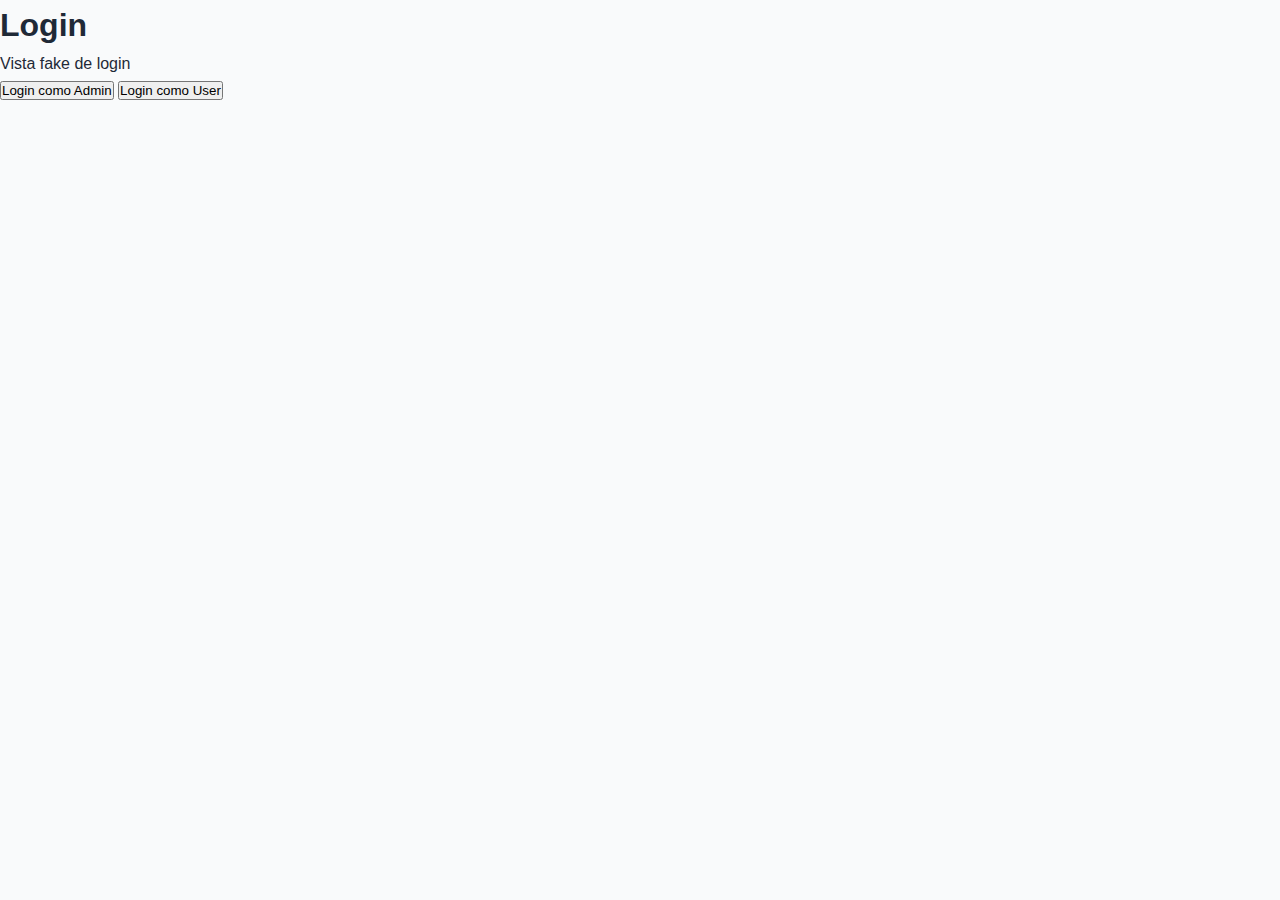
<file: index.html>
<!DOCTYPE html>
<html lang="es">
<head>
    <meta charset="UTF-8">
    <meta name="viewport" content="width=device-width, initial-scale=1.0">
    <title>Observatorio Urbano y Ambiental - Vista Principal</title>
    <link rel="stylesheet" href="./styles.css">
    <script type="module" src="./js/app.js" defer></script>
</head>
<body>
    <div id="app"></div>
</body>
</html>
</file>
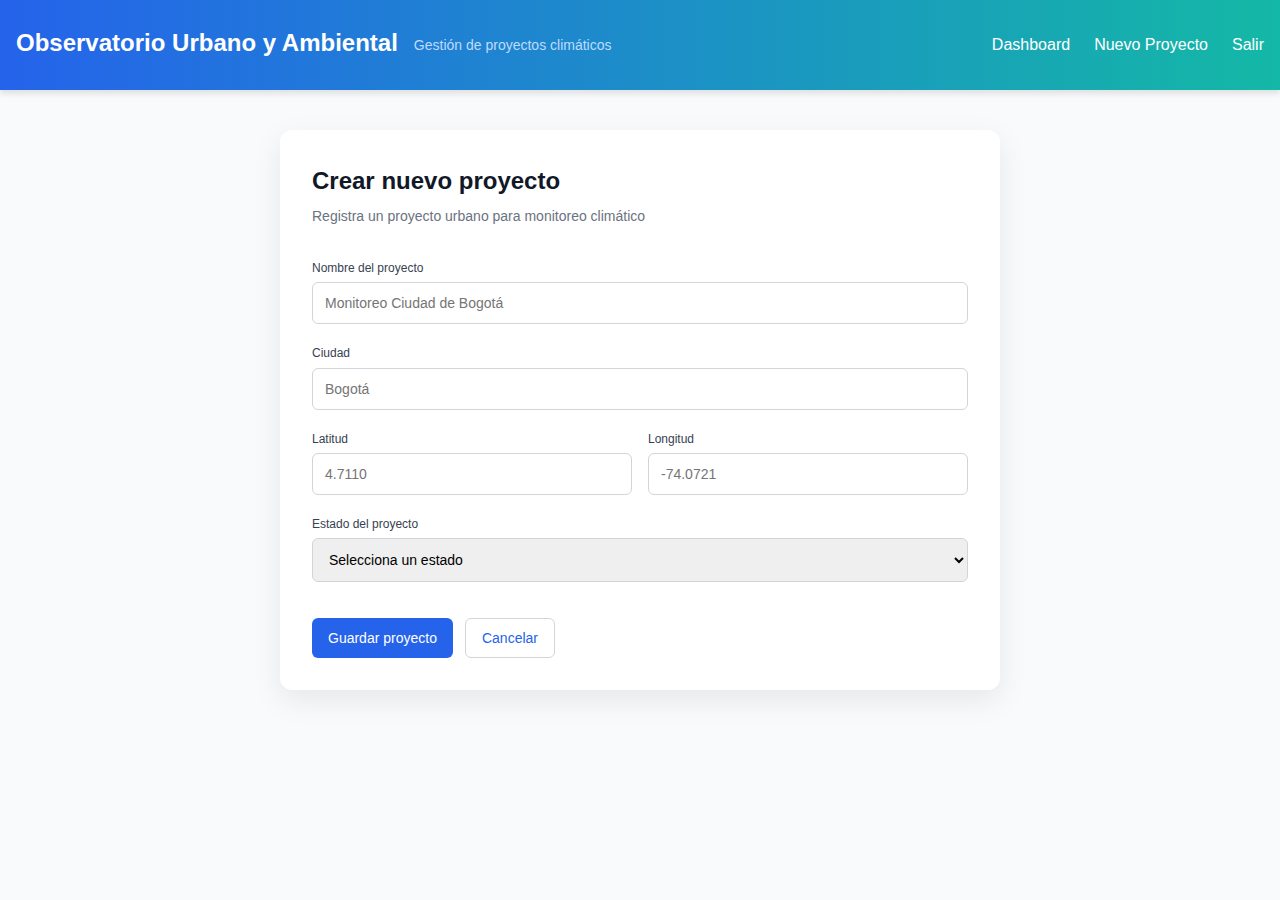
<file: create-project.html>
<!DOCTYPE html>
<html lang="es">
<head>
  <meta charset="UTF-8" />
  <meta name="viewport" content="width=device-width, initial-scale=1.0"/>
  <title>Crear Proyecto – Observatorio Urbano</title>
  <link rel="stylesheet" href="styles.css" />
</head>
<body>

  <!-- Header -->
  <header class="header">
    <div class="header-content">
      <div class="header-brand">
        <h1 class="header-title">Observatorio Urbano y Ambiental</h1>
        <p class="header-subtitle">Gestión de proyectos climáticos</p>
      </div>
      <nav class="header-nav">
        <a href="index.html">Dashboard</a>
        <a href="create-project.html">Nuevo Proyecto</a>
        <a href="login.html">Salir</a>
      </nav>
    </div>
  </header>

  <!-- Main -->
  <main class="container">
    <section class="create-project-container">

      <header class="create-header">
        <h2>Crear nuevo proyecto</h2>
        <p>Registra un proyecto urbano para monitoreo climático</p>
      </header>

      <form class="create-form" id="createProjectForm">

        <div class="form-group">
          <label for="name">Nombre del proyecto</label>
          <input type="text" id="name" placeholder="Monitoreo Ciudad de Bogotá" required />
        </div>

        <div class="form-group">
          <label for="city">Ciudad</label>
          <input type="text" id="city" placeholder="Bogotá" required />
        </div>

        <div class="form-row">
          <div class="form-group">
            <label for="lat">Latitud</label>
            <input type="number" id="lat" step="any" placeholder="4.7110" required />
          </div>

          <div class="form-group">
            <label for="lon">Longitud</label>
            <input type="number" id="lon" step="any" placeholder="-74.0721" required />
          </div>
        </div>

        <div class="form-group">
          <label for="status">Estado del proyecto</label>
          <select id="status" required>
            <option value="">Selecciona un estado</option>
            <option value="activo">Activo</option>
            <option value="pendiente">Pendiente</option>
            <option value="finalizado">Finalizado</option>
          </select>
        </div>

        <div class="form-actions">
          <button type="submit" class="btn btn-primary">
            Guardar proyecto
          </button>
          <a href="index.html" class="btn btn-outline">
            Cancelar
          </a>
        </div>

        <p class="form-message success hidden">
          ✅ Proyecto creado exitosamente
        </p>

        <p class="form-message error hidden">
          ❌ Error al crear el proyecto
        </p>

      </form>

    </section>
  </main>

</body>
</html>
</file>
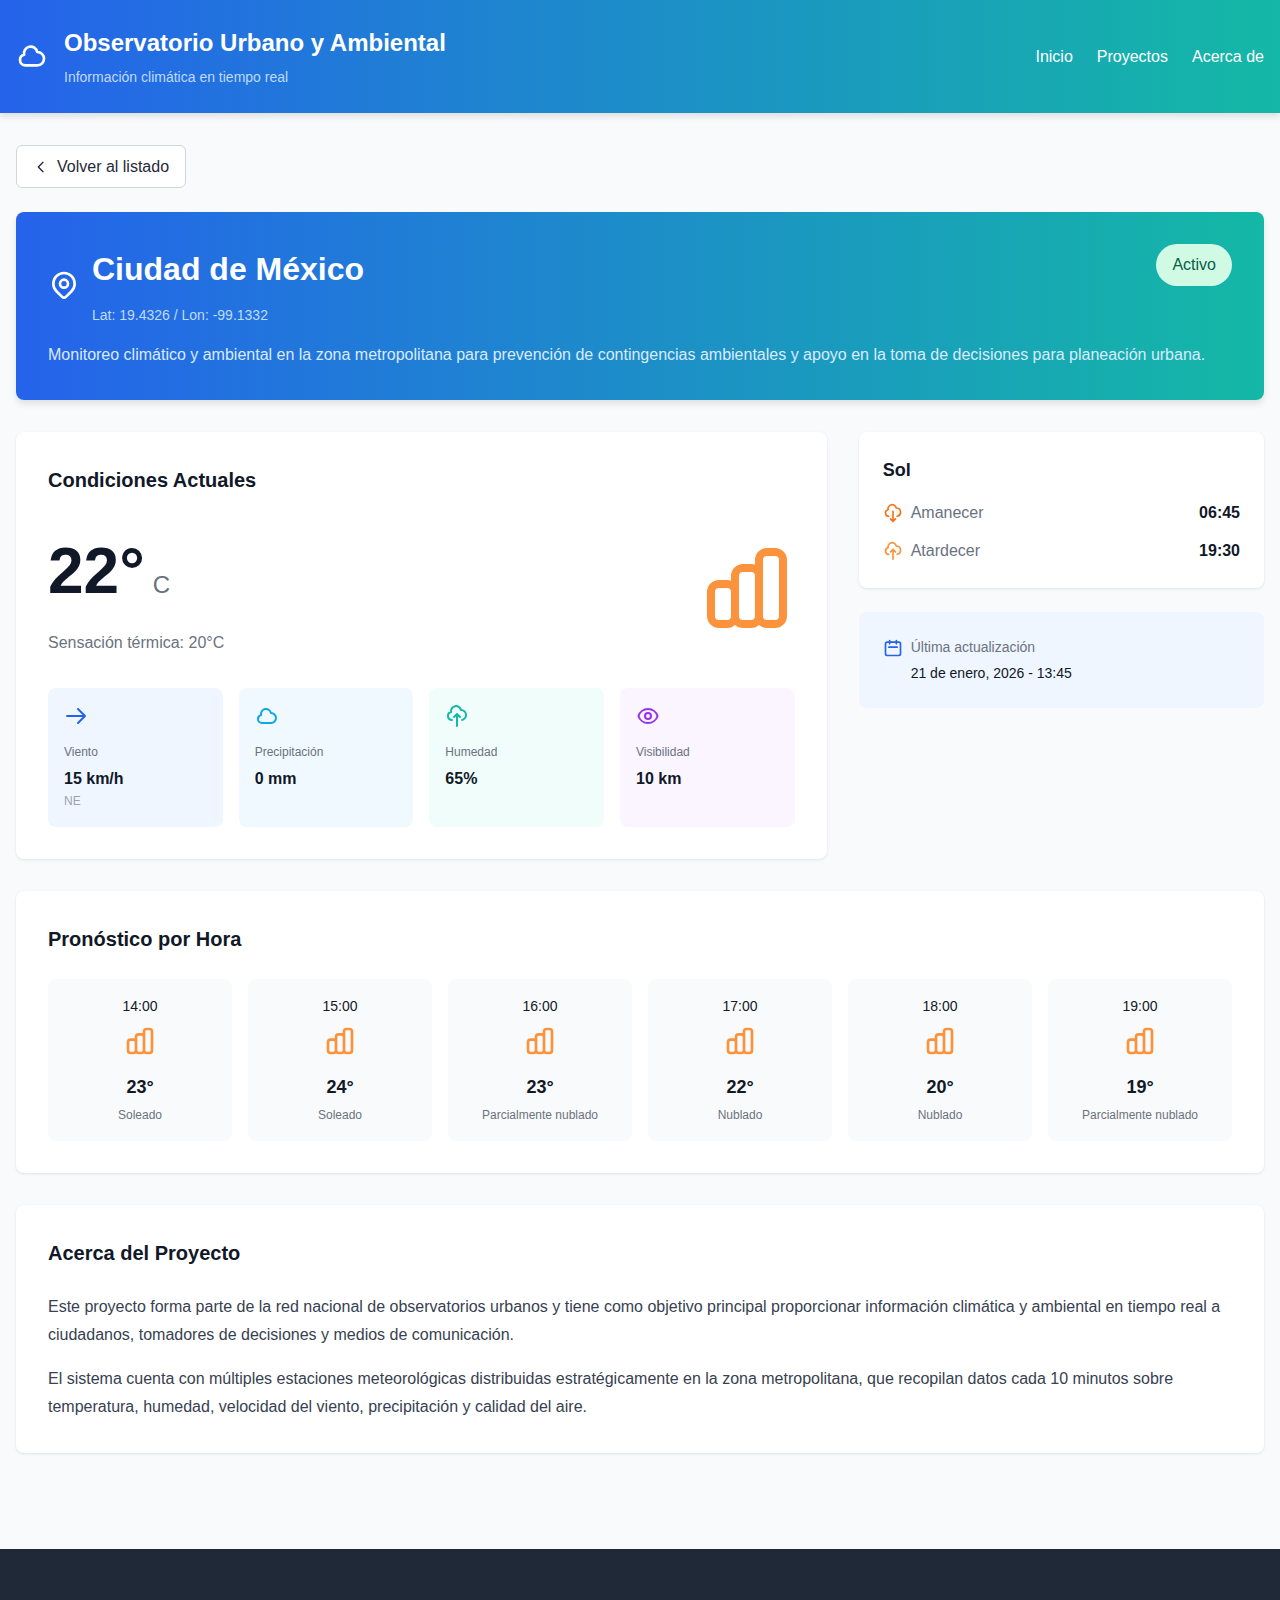
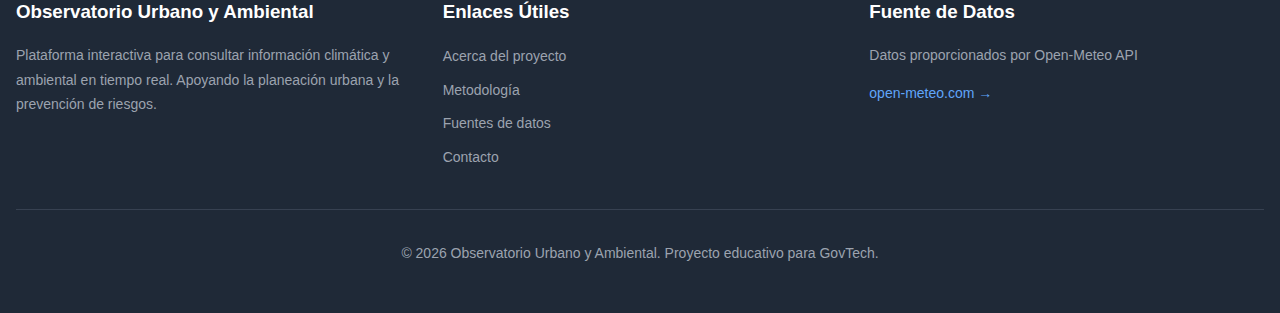
<file: detail.html>
<!DOCTYPE html>
<html lang="es">
<head>
    <meta charset="UTF-8">
    <meta name="viewport" content="width=device-width, initial-scale=1.0">
    <title>Ciudad de México - Detalle del Proyecto</title>
    <link rel="stylesheet" href="styles.css">
</head>
<body>
    <!-- Header -->
    <header class="header">
        <div class="header-content">
            <div class="header-brand">
                <svg class="header-icon" fill="none" stroke="currentColor" viewBox="0 0 24 24">
                    <path stroke-linecap="round" stroke-linejoin="round" stroke-width="2" d="M3 15a4 4 0 004 4h9a5 5 0 10-.1-9.999 5.002 5.002 0 10-9.78 2.096A4.001 4.001 0 003 15z"></path>
                </svg>
                <div>
                    <h1 class="header-title">Observatorio Urbano y Ambiental</h1>
                    <p class="header-subtitle">Información climática en tiempo real</p>
                </div>
            </div>
            <nav class="header-nav">
                <a href="index.html">Inicio</a>
                <a href="#">Proyectos</a>
                <a href="#">Acerca de</a>
            </nav>
        </div>
    </header>

    <!-- Main Content -->
    <main>
        <div class="detail-container">
            <div class="container">
                <!-- Back Button -->
                <a href="index.html" class="back-button">
                    <svg class="back-icon" fill="none" stroke="currentColor" viewBox="0 0 24 24">
                        <path stroke-linecap="round" stroke-linejoin="round" stroke-width="2" d="M15 19l-7-7 7-7"></path>
                    </svg>
                    Volver al listado
                </a>

                <!-- Detail Header -->
                <div class="detail-header">
                    <div class="detail-header-top">
                        <div class="detail-title-wrapper">
                            <svg class="detail-icon" fill="none" stroke="currentColor" viewBox="0 0 24 24">
                                <path stroke-linecap="round" stroke-linejoin="round" stroke-width="2" d="M17.657 16.657L13.414 20.9a1.998 1.998 0 01-2.827 0l-4.244-4.243a8 8 0 1111.314 0z"></path>
                                <path stroke-linecap="round" stroke-linejoin="round" stroke-width="2" d="M15 11a3 3 0 11-6 0 3 3 0 016 0z"></path>
                            </svg>
                            <div>
                                <h1 class="detail-title">Ciudad de México</h1>
                                <p class="detail-coords">Lat: 19.4326 / Lon: -99.1332</p>
                            </div>
                        </div>
                        <span class="badge active" style="font-size: 1rem; padding: 0.5rem 1rem;">Activo</span>
                    </div>
                    <p class="detail-description">Monitoreo climático y ambiental en la zona metropolitana para prevención de contingencias ambientales y apoyo en la toma de decisiones para planeación urbana.</p>
                </div>

                <!-- Main Content Grid -->
                <div class="detail-content">
                    <!-- Current Weather (Main Panel) -->
                    <div>
                        <div class="current-weather">
                            <h2 class="section-title">Condiciones Actuales</h2>
                            
                            <div class="temp-display">
                                <div>
                                    <div class="temp-main">
                                        <span class="temp-number">22°</span>
                                        <span class="temp-unit">C</span>
                                    </div>
                                    <p class="temp-feels">Sensación térmica: 20°C</p>
                                </div>
                                <svg class="temp-icon" fill="none" stroke="currentColor" viewBox="0 0 24 24">
                                    <path stroke-linecap="round" stroke-linejoin="round" stroke-width="2" d="M9 19v-6a2 2 0 00-2-2H5a2 2 0 00-2 2v6a2 2 0 002 2h2a2 2 0 002-2zm0 0V9a2 2 0 012-2h2a2 2 0 012 2v10m-6 0a2 2 0 002 2h2a2 2 0 002-2m0 0V5a2 2 0 012-2h2a2 2 0 012 2v14a2 2 0 01-2 2h-2a2 2 0 01-2-2z"></path>
                                </svg>
                            </div>

                            <!-- Metrics Grid -->
                            <div class="metrics-grid">
                                <div class="metric-card blue">
                                    <svg class="metric-icon blue" fill="none" stroke="currentColor" viewBox="0 0 24 24">
                                        <path stroke-linecap="round" stroke-linejoin="round" stroke-width="2" d="M14 5l7 7m0 0l-7 7m7-7H3"></path>
                                    </svg>
                                    <p class="metric-label">Viento</p>
                                    <p class="metric-value">15 km/h</p>
                                    <p class="metric-extra">NE</p>
                                </div>

                                <div class="metric-card sky">
                                    <svg class="metric-icon sky" fill="none" stroke="currentColor" viewBox="0 0 24 24">
                                        <path stroke-linecap="round" stroke-linejoin="round" stroke-width="2" d="M3 15a4 4 0 004 4h9a5 5 0 10-.1-9.999 5.002 5.002 0 10-9.78 2.096A4.001 4.001 0 003 15z"></path>
                                    </svg>
                                    <p class="metric-label">Precipitación</p>
                                    <p class="metric-value">0 mm</p>
                                </div>

                                <div class="metric-card teal">
                                    <svg class="metric-icon teal" fill="none" stroke="currentColor" viewBox="0 0 24 24">
                                        <path stroke-linecap="round" stroke-linejoin="round" stroke-width="2" d="M7 16a4 4 0 01-.88-7.903A5 5 0 1115.9 6L16 6a5 5 0 011 9.9M15 13l-3-3m0 0l-3 3m3-3v12"></path>
                                    </svg>
                                    <p class="metric-label">Humedad</p>
                                    <p class="metric-value">65%</p>
                                </div>

                                <div class="metric-card purple">
                                    <svg class="metric-icon purple" fill="none" stroke="currentColor" viewBox="0 0 24 24">
                                        <path stroke-linecap="round" stroke-linejoin="round" stroke-width="2" d="M15 12a3 3 0 11-6 0 3 3 0 016 0z"></path>
                                        <path stroke-linecap="round" stroke-linejoin="round" stroke-width="2" d="M2.458 12C3.732 7.943 7.523 5 12 5c4.478 0 8.268 2.943 9.542 7-1.274 4.057-5.064 7-9.542 7-4.477 0-8.268-2.943-9.542-7z"></path>
                                    </svg>
                                    <p class="metric-label">Visibilidad</p>
                                    <p class="metric-value">10 km</p>
                                </div>
                            </div>
                        </div>
                    </div>

                    <!-- Sidebar -->
                    <div>
                        <!-- Sun Info -->
                        <div class="sidebar-section">
                            <h3 class="section-title" style="font-size: 1.125rem; margin-bottom: 1rem;">Sol</h3>
                            <div class="sun-info">
                                <div class="sun-item">
                                    <div class="sun-label">
                                        <svg class="sun-icon sunrise" fill="none" stroke="currentColor" viewBox="0 0 24 24">
                                            <path stroke-linecap="round" stroke-linejoin="round" stroke-width="2" d="M7 16a4 4 0 01-.88-7.903A5 5 0 1115.9 6L16 6a5 5 0 011 9.9M9 19l3 3m0 0l3-3m-3 3V10"></path>
                                        </svg>
                                        <span>Amanecer</span>
                                    </div>
                                    <span class="sun-time">06:45</span>
                                </div>
                                <div class="sun-item">
                                    <div class="sun-label">
                                        <svg class="sun-icon sunset" fill="none" stroke="currentColor" viewBox="0 0 24 24">
                                            <path stroke-linecap="round" stroke-linejoin="round" stroke-width="2" d="M7 16a4 4 0 01-.88-7.903A5 5 0 1115.9 6L16 6a5 5 0 011 9.9M15 13l-3-3m0 0l-3 3m3-3v12"></path>
                                        </svg>
                                        <span>Atardecer</span>
                                    </div>
                                    <span class="sun-time">19:30</span>
                                </div>
                            </div>
                        </div>

                        <!-- Last Update -->
                        <div class="update-info">
                            <div class="update-content">
                                <svg class="update-icon" fill="none" stroke="currentColor" viewBox="0 0 24 24">
                                    <path stroke-linecap="round" stroke-linejoin="round" stroke-width="2" d="M8 7V3m8 4V3m-9 8h10M5 21h14a2 2 0 002-2V7a2 2 0 00-2-2H5a2 2 0 00-2 2v12a2 2 0 002 2z"></path>
                                </svg>
                                <div>
                                    <p class="update-label">Última actualización</p>
                                    <p class="update-date">21 de enero, 2026 - 13:45</p>
                                </div>
                            </div>
                        </div>
                    </div>
                </div>

                <!-- Forecast Section -->
                <div class="forecast-section">
                    <h2 class="section-title">Pronóstico por Hora</h2>
                    <div class="forecast-grid">
                        <div class="forecast-item">
                            <p class="forecast-time">14:00</p>
                            <svg class="forecast-icon" fill="none" stroke="currentColor" viewBox="0 0 24 24">
                                <path stroke-linecap="round" stroke-linejoin="round" stroke-width="2" d="M9 19v-6a2 2 0 00-2-2H5a2 2 0 00-2 2v6a2 2 0 002 2h2a2 2 0 002-2zm0 0V9a2 2 0 012-2h2a2 2 0 012 2v10m-6 0a2 2 0 002 2h2a2 2 0 002-2m0 0V5a2 2 0 012-2h2a2 2 0 012 2v14a2 2 0 01-2 2h-2a2 2 0 01-2-2z"></path>
                            </svg>
                            <p class="forecast-temp">23°</p>
                            <p class="forecast-condition">Soleado</p>
                        </div>
                        <div class="forecast-item">
                            <p class="forecast-time">15:00</p>
                            <svg class="forecast-icon" fill="none" stroke="currentColor" viewBox="0 0 24 24">
                                <path stroke-linecap="round" stroke-linejoin="round" stroke-width="2" d="M9 19v-6a2 2 0 00-2-2H5a2 2 0 00-2 2v6a2 2 0 002 2h2a2 2 0 002-2zm0 0V9a2 2 0 012-2h2a2 2 0 012 2v10m-6 0a2 2 0 002 2h2a2 2 0 002-2m0 0V5a2 2 0 012-2h2a2 2 0 012 2v14a2 2 0 01-2 2h-2a2 2 0 01-2-2z"></path>
                            </svg>
                            <p class="forecast-temp">24°</p>
                            <p class="forecast-condition">Soleado</p>
                        </div>
                        <div class="forecast-item">
                            <p class="forecast-time">16:00</p>
                            <svg class="forecast-icon" fill="none" stroke="currentColor" viewBox="0 0 24 24">
                                <path stroke-linecap="round" stroke-linejoin="round" stroke-width="2" d="M9 19v-6a2 2 0 00-2-2H5a2 2 0 00-2 2v6a2 2 0 002 2h2a2 2 0 002-2zm0 0V9a2 2 0 012-2h2a2 2 0 012 2v10m-6 0a2 2 0 002 2h2a2 2 0 002-2m0 0V5a2 2 0 012-2h2a2 2 0 012 2v14a2 2 0 01-2 2h-2a2 2 0 01-2-2z"></path>
                            </svg>
                            <p class="forecast-temp">23°</p>
                            <p class="forecast-condition">Parcialmente nublado</p>
                        </div>
                        <div class="forecast-item">
                            <p class="forecast-time">17:00</p>
                            <svg class="forecast-icon" fill="none" stroke="currentColor" viewBox="0 0 24 24">
                                <path stroke-linecap="round" stroke-linejoin="round" stroke-width="2" d="M9 19v-6a2 2 0 00-2-2H5a2 2 0 00-2 2v6a2 2 0 002 2h2a2 2 0 002-2zm0 0V9a2 2 0 012-2h2a2 2 0 012 2v10m-6 0a2 2 0 002 2h2a2 2 0 002-2m0 0V5a2 2 0 012-2h2a2 2 0 012 2v14a2 2 0 01-2 2h-2a2 2 0 01-2-2z"></path>
                            </svg>
                            <p class="forecast-temp">22°</p>
                            <p class="forecast-condition">Nublado</p>
                        </div>
                        <div class="forecast-item">
                            <p class="forecast-time">18:00</p>
                            <svg class="forecast-icon" fill="none" stroke="currentColor" viewBox="0 0 24 24">
                                <path stroke-linecap="round" stroke-linejoin="round" stroke-width="2" d="M9 19v-6a2 2 0 00-2-2H5a2 2 0 00-2 2v6a2 2 0 002 2h2a2 2 0 002-2zm0 0V9a2 2 0 012-2h2a2 2 0 012 2v10m-6 0a2 2 0 002 2h2a2 2 0 002-2m0 0V5a2 2 0 012-2h2a2 2 0 012 2v14a2 2 0 01-2 2h-2a2 2 0 01-2-2z"></path>
                            </svg>
                            <p class="forecast-temp">20°</p>
                            <p class="forecast-condition">Nublado</p>
                        </div>
                        <div class="forecast-item">
                            <p class="forecast-time">19:00</p>
                            <svg class="forecast-icon" fill="none" stroke="currentColor" viewBox="0 0 24 24">
                                <path stroke-linecap="round" stroke-linejoin="round" stroke-width="2" d="M9 19v-6a2 2 0 00-2-2H5a2 2 0 00-2 2v6a2 2 0 002 2h2a2 2 0 002-2zm0 0V9a2 2 0 012-2h2a2 2 0 012 2v10m-6 0a2 2 0 002 2h2a2 2 0 002-2m0 0V5a2 2 0 012-2h2a2 2 0 012 2v14a2 2 0 01-2 2h-2a2 2 0 01-2-2z"></path>
                            </svg>
                            <p class="forecast-temp">19°</p>
                            <p class="forecast-condition">Parcialmente nublado</p>
                        </div>
                    </div>
                </div>

                <!-- About Section -->
                <div class="about-section">
                    <h2 class="section-title">Acerca del Proyecto</h2>
                    <p class="about-text">
                        Este proyecto forma parte de la red nacional de observatorios urbanos y tiene como objetivo principal proporcionar información climática y ambiental en tiempo real a ciudadanos, tomadores de decisiones y medios de comunicación.
                    </p>
                    <p class="about-text">
                        El sistema cuenta con múltiples estaciones meteorológicas distribuidas estratégicamente en la zona metropolitana, que recopilan datos cada 10 minutos sobre temperatura, humedad, velocidad del viento, precipitación y calidad del aire.
                    </p>
                </div>
            </div>
        </div>
    </main>

    <!-- Footer -->
    <footer class="footer">
        <div class="footer-content">
            <div class="footer-grid">
                <div>
                    <h3 class="footer-section-title">Observatorio Urbano y Ambiental</h3>
                    <p class="footer-text">
                        Plataforma interactiva para consultar información climática y ambiental en tiempo real.
                        Apoyando la planeación urbana y la prevención de riesgos.
                    </p>
                </div>
                <div>
                    <h3 class="footer-section-title">Enlaces Útiles</h3>
                    <ul class="footer-links">
                        <li><a href="#">Acerca del proyecto</a></li>
                        <li><a href="#">Metodología</a></li>
                        <li><a href="#">Fuentes de datos</a></li>
                        <li><a href="#">Contacto</a></li>
                    </ul>
                </div>
                <div>
                    <h3 class="footer-section-title">Fuente de Datos</h3>
                    <p class="footer-text" style="margin-bottom: 0.75rem;">
                        Datos proporcionados por Open-Meteo API
                    </p>
                    <a href="https://open-meteo.com/" target="_blank" rel="noopener noreferrer" class="footer-link-external">
                        open-meteo.com →
                    </a>
                </div>
            </div>
            <div class="footer-copyright">
                <p>© 2026 Observatorio Urbano y Ambiental. Proyecto educativo para GovTech.</p>
            </div>
        </div>
    </footer>
</body>
</html>
</file>
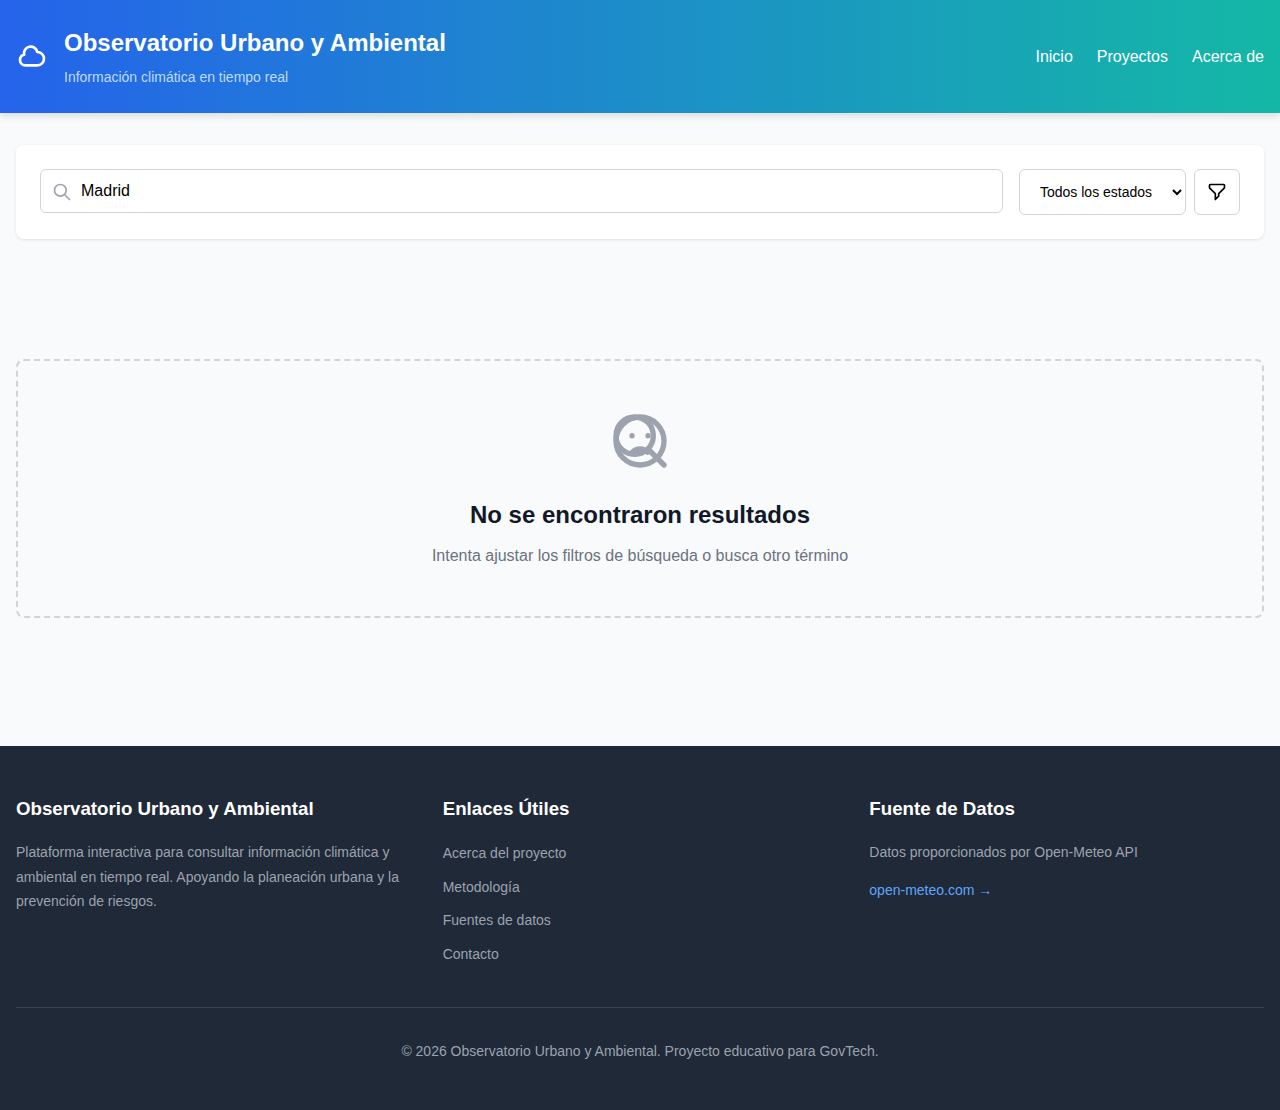
<file: empty.html>
<!DOCTYPE html>
<html lang="es">
<head>
    <meta charset="UTF-8">
    <meta name="viewport" content="width=device-width, initial-scale=1.0">
    <title>Sin Resultados - Observatorio Urbano y Ambiental</title>
    <link rel="stylesheet" href="styles.css">
</head>
<body>
    <!-- Header -->
    <header class="header">
        <div class="header-content">
            <div class="header-brand">
                <svg class="header-icon" fill="none" stroke="currentColor" viewBox="0 0 24 24">
                    <path stroke-linecap="round" stroke-linejoin="round" stroke-width="2" d="M3 15a4 4 0 004 4h9a5 5 0 10-.1-9.999 5.002 5.002 0 10-9.78 2.096A4.001 4.001 0 003 15z"></path>
                </svg>
                <div>
                    <h1 class="header-title">Observatorio Urbano y Ambiental</h1>
                    <p class="header-subtitle">Información climática en tiempo real</p>
                </div>
            </div>
            <nav class="header-nav">
                <a href="index.html">Inicio</a>
                <a href="#">Proyectos</a>
                <a href="#">Acerca de</a>
            </nav>
        </div>
    </header>

    <!-- Main Content -->
    <main>
        <!-- Search Section -->
        <section class="search-section">
            <div class="container">
                <div class="search-container">
                    <form class="search-form">
                        <div class="search-input-wrapper">
                            <svg class="search-icon" fill="none" stroke="currentColor" viewBox="0 0 24 24">
                                <path stroke-linecap="round" stroke-linejoin="round" stroke-width="2" d="M21 21l-6-6m2-5a7 7 0 11-14 0 7 7 0 0114 0z"></path>
                            </svg>
                            <input type="text" class="search-input" placeholder="Buscar ciudad o proyecto..." value="Madrid">
                        </div>
                        <div class="search-filters">
                            <select class="select-input">
                                <option value="">Todos los estados</option>
                                <option value="activo">Activo</option>
                                <option value="finalizado">Finalizado</option>
                                <option value="pendiente">Pendiente</option>
                            </select>
                            <button type="button" class="filter-button">
                                <svg fill="none" stroke="currentColor" viewBox="0 0 24 24" width="20" height="20">
                                    <path stroke-linecap="round" stroke-linejoin="round" stroke-width="2" d="M3 4a1 1 0 011-1h16a1 1 0 011 1v2.586a1 1 0 01-.293.707l-6.414 6.414a1 1 0 00-.293.707V17l-4 4v-6.586a1 1 0 00-.293-.707L3.293 7.293A1 1 0 013 6.586V4z"></path>
                                </svg>
                            </button>
                        </div>
                    </form>
                </div>
            </div>
        </section>

        <!-- Empty State -->
        <div class="container">
            <div class="empty-container">
                <div class="empty-card">
                    <svg class="empty-icon" fill="none" stroke="currentColor" viewBox="0 0 24 24">
                        <path stroke-linecap="round" stroke-linejoin="round" stroke-width="2" d="M9.172 16.172a4 4 0 015.656 0M9 10h.01M15 10h.01M21 12a9 9 0 11-18 0 9 9 0 0118 0z"></path>
                        <path stroke-linecap="round" stroke-linejoin="round" stroke-width="2" d="M21 21l-6-6m2-5a7 7 0 11-14 0 7 7 0 0114 0z"></path>
                    </svg>
                    <h2 class="empty-title">No se encontraron resultados</h2>
                    <p class="empty-message">Intenta ajustar los filtros de búsqueda o busca otro término</p>
                </div>
            </div>
        </div>
    </main>

    <!-- Footer -->
    <footer class="footer">
        <div class="footer-content">
            <div class="footer-grid">
                <div>
                    <h3 class="footer-section-title">Observatorio Urbano y Ambiental</h3>
                    <p class="footer-text">
                        Plataforma interactiva para consultar información climática y ambiental en tiempo real.
                        Apoyando la planeación urbana y la prevención de riesgos.
                    </p>
                </div>
                <div>
                    <h3 class="footer-section-title">Enlaces Útiles</h3>
                    <ul class="footer-links">
                        <li><a href="#">Acerca del proyecto</a></li>
                        <li><a href="#">Metodología</a></li>
                        <li><a href="#">Fuentes de datos</a></li>
                        <li><a href="#">Contacto</a></li>
                    </ul>
                </div>
                <div>
                    <h3 class="footer-section-title">Fuente de Datos</h3>
                    <p class="footer-text" style="margin-bottom: 0.75rem;">
                        Datos proporcionados por Open-Meteo API
                    </p>
                    <a href="https://open-meteo.com/" target="_blank" rel="noopener noreferrer" class="footer-link-external">
                        open-meteo.com →
                    </a>
                </div>
            </div>
            <div class="footer-copyright">
                <p>© 2026 Observatorio Urbano y Ambiental. Proyecto educativo para GovTech.</p>
            </div>
        </div>
    </footer>
</body>
</html>
</file>
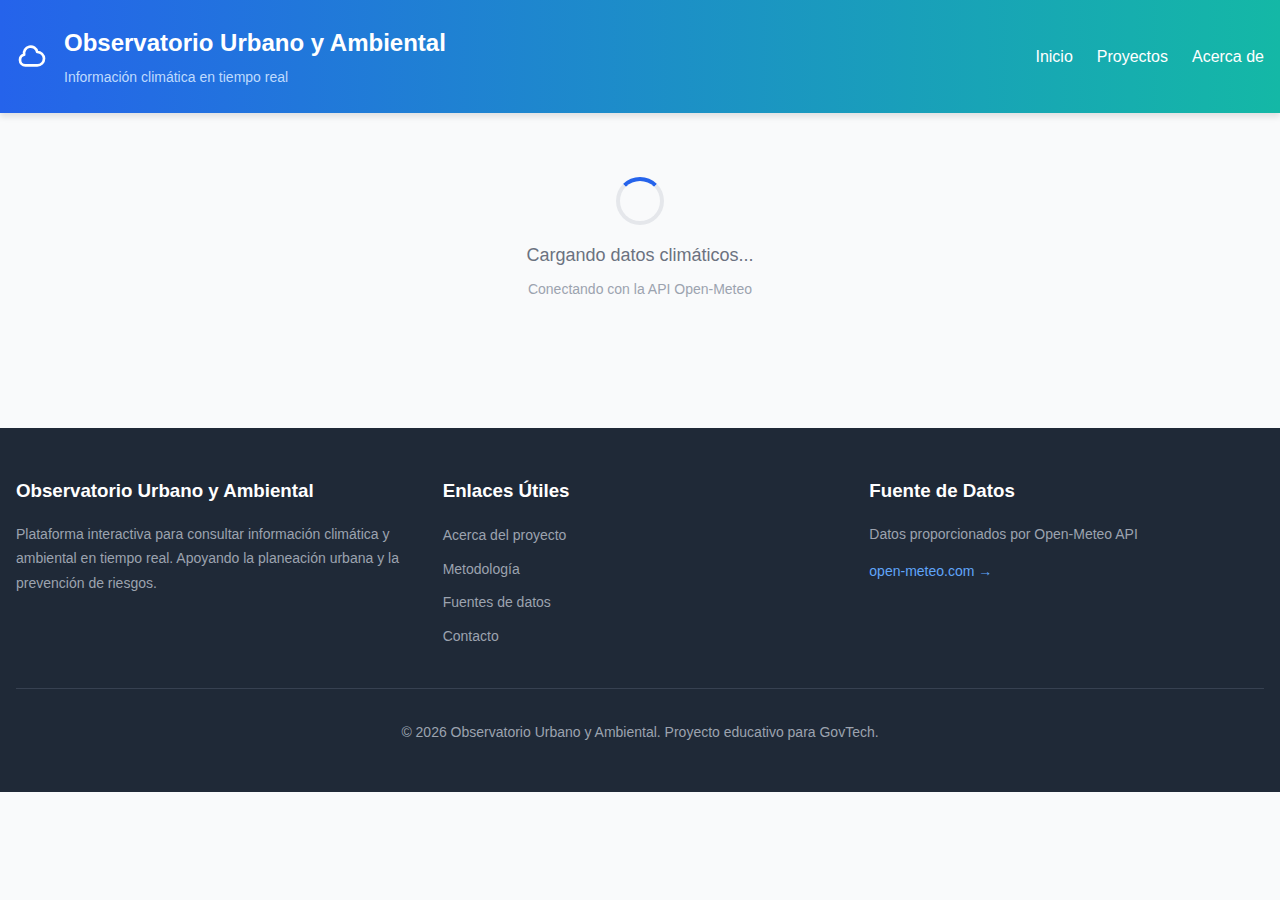
<file: loading.html>
<!DOCTYPE html>
<html lang="es">
<head>
    <meta charset="UTF-8">
    <meta name="viewport" content="width=device-width, initial-scale=1.0">
    <title>Cargando - Observatorio Urbano y Ambiental</title>
    <link rel="stylesheet" href="styles.css">
</head>
<body>
    <!-- Header -->
    <header class="header">
        <div class="header-content">
            <div class="header-brand">
                <svg class="header-icon" fill="none" stroke="currentColor" viewBox="0 0 24 24">
                    <path stroke-linecap="round" stroke-linejoin="round" stroke-width="2" d="M3 15a4 4 0 004 4h9a5 5 0 10-.1-9.999 5.002 5.002 0 10-9.78 2.096A4.001 4.001 0 003 15z"></path>
                </svg>
                <div>
                    <h1 class="header-title">Observatorio Urbano y Ambiental</h1>
                    <p class="header-subtitle">Información climática en tiempo real</p>
                </div>
            </div>
            <nav class="header-nav">
                <a href="index.html">Inicio</a>
                <a href="#">Proyectos</a>
                <a href="#">Acerca de</a>
            </nav>
        </div>
    </header>

    <!-- Main Content -->
    <main>
        <div class="container">
            <div class="loading-container">
                <div class="loading-spinner"></div>
                <p class="loading-title">Cargando datos climáticos...</p>
                <p class="loading-subtitle">Conectando con la API Open-Meteo</p>
            </div>
        </div>
    </main>

    <!-- Footer -->
    <footer class="footer">
        <div class="footer-content">
            <div class="footer-grid">
                <div>
                    <h3 class="footer-section-title">Observatorio Urbano y Ambiental</h3>
                    <p class="footer-text">
                        Plataforma interactiva para consultar información climática y ambiental en tiempo real.
                        Apoyando la planeación urbana y la prevención de riesgos.
                    </p>
                </div>
                <div>
                    <h3 class="footer-section-title">Enlaces Útiles</h3>
                    <ul class="footer-links">
                        <li><a href="#">Acerca del proyecto</a></li>
                        <li><a href="#">Metodología</a></li>
                        <li><a href="#">Fuentes de datos</a></li>
                        <li><a href="#">Contacto</a></li>
                    </ul>
                </div>
                <div>
                    <h3 class="footer-section-title">Fuente de Datos</h3>
                    <p class="footer-text" style="margin-bottom: 0.75rem;">
                        Datos proporcionados por Open-Meteo API
                    </p>
                    <a href="https://open-meteo.com/" target="_blank" rel="noopener noreferrer" class="footer-link-external">
                        open-meteo.com →
                    </a>
                </div>
            </div>
            <div class="footer-copyright">
                <p>© 2026 Observatorio Urbano y Ambiental. Proyecto educativo para GovTech.</p>
            </div>
        </div>
    </footer>
</body>
</html>
</file>
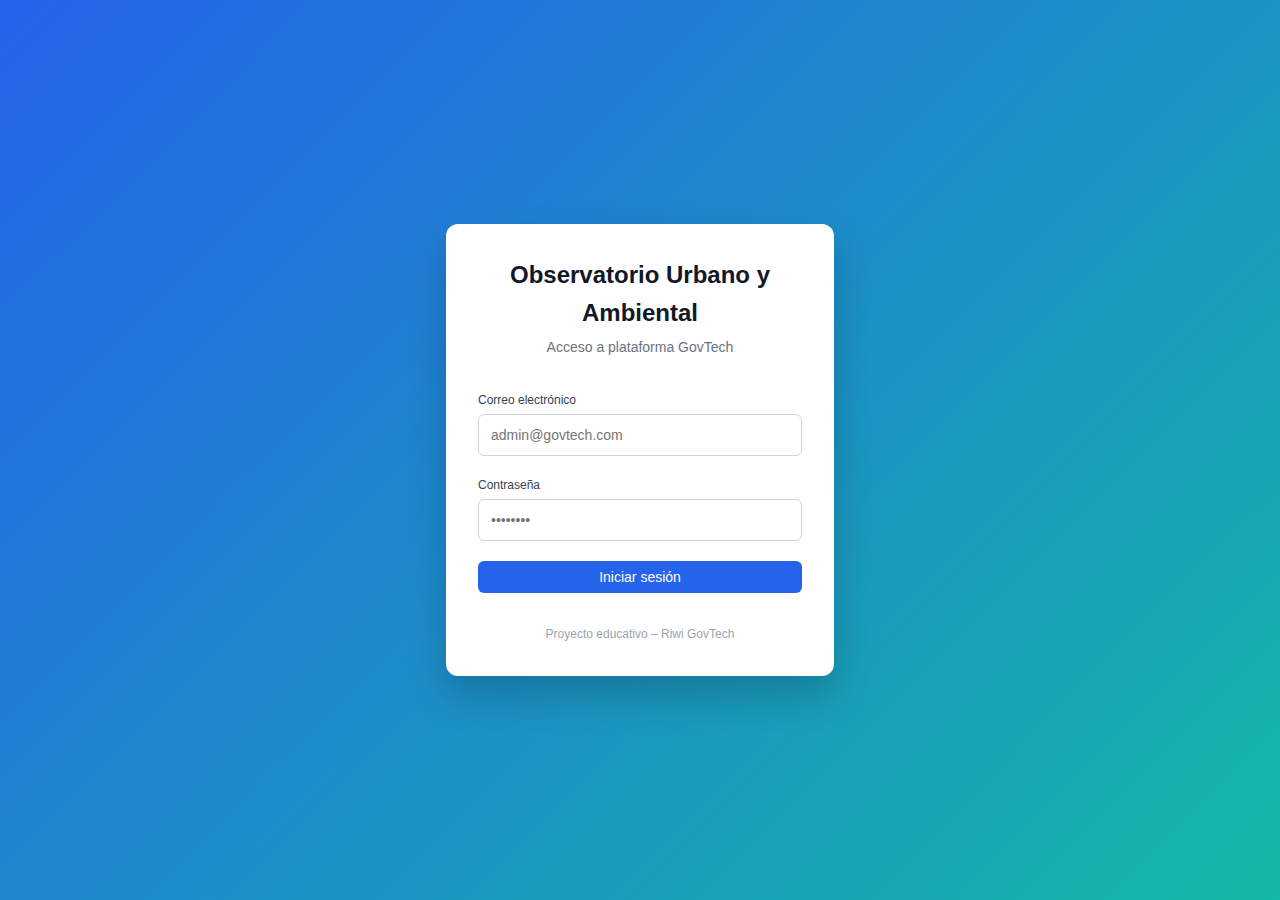
<file: login.html>
<!DOCTYPE html>
<html lang="es">
<head>
  <meta charset="UTF-8" />
  <meta name="viewport" content="width=device-width, initial-scale=1.0"/>
  <title>Iniciar sesión - Observatorio Urbano</title>
  <link rel="stylesheet" href="styles.css" />
</head>
<body class="auth-body">

  <main class="auth-container">
    <section class="auth-card">

      <header class="auth-header">
        <h1>Observatorio Urbano y Ambiental</h1>
        <p>Acceso a plataforma GovTech</p>
      </header>

      <form class="auth-form">
        <div class="form-group">
          <label for="email">Correo electrónico</label>
          <input id="email" type="email" placeholder="admin@govtech.com" required />
        </div>

        <div class="form-group">
          <label for="password">Contraseña</label>
          <input id="password" type="password" placeholder="••••••••" required />
        </div>

        <button type="submit" class="btn btn-primary">
          Iniciar sesión
        </button>

        <p class="auth-error hidden">
          Credenciales inválidas. Intenta nuevamente.
        </p>
      </form>

      <footer class="auth-footer">
        <p>Proyecto educativo – Riwi GovTech</p>
      </footer>

    </section>
  </main>

</body>
</html>
</file>
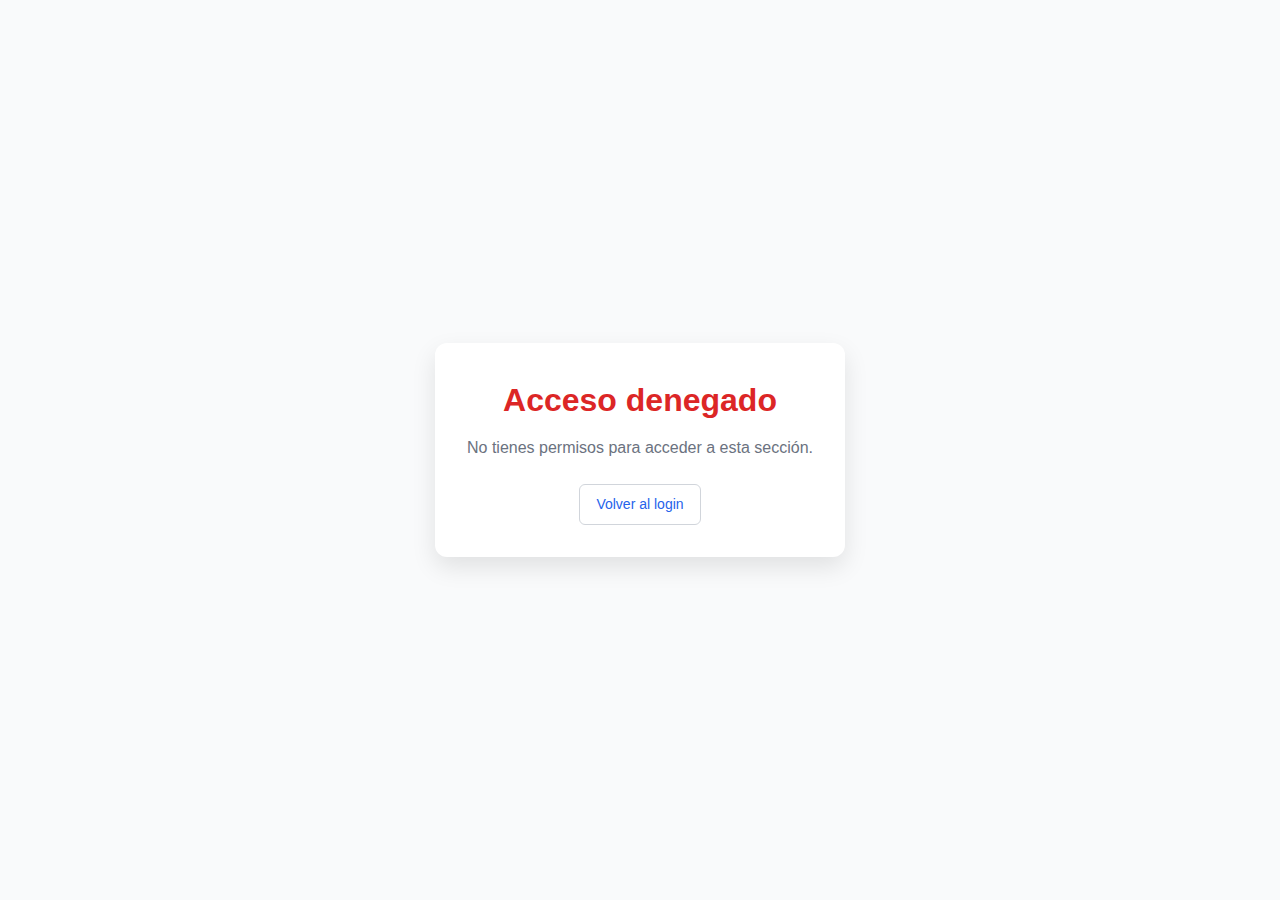
<file: unauthorized.html>
<!DOCTYPE html>
<html lang="es">
<head>
  <meta charset="UTF-8" />
  <meta name="viewport" content="width=device-width, initial-scale=1.0"/>
  <title>Acceso denegado</title>
  <link rel="stylesheet" href="styles.css" />
</head>
<body>

  <main class="state-container">
    <section class="state-card error">
      <h1>Acceso denegado</h1>
      <p>No tienes permisos para acceder a esta sección.</p>

      <a href="login.html" class="btn btn-outline">
        Volver al login
      </a>
    </section>
  </main>

</body>
</html>
</file>
<file: styles.css>
/* Reset y estilos base */
* {
  margin: 0;
  padding: 0;
  box-sizing: border-box;
}

body {
  font-family: -apple-system, BlinkMacSystemFont, 'Segoe UI', 'Roboto', 'Oxygen',
    'Ubuntu', 'Cantarell', 'Fira Sans', 'Droid Sans', 'Helvetica Neue',
    sans-serif;
  -webkit-font-smoothing: antialiased;
  -moz-osx-font-smoothing: grayscale;
  background-color: #f9fafb;
  color: #1f2937;
  line-height: 1.6;
}

.container {
  max-width: 1280px;
  margin: 0 auto;
  padding: 0 1rem;
}

/* Header */
.header {
  background: linear-gradient(to right, #2563eb, #14b8a6);
  color: white;
  box-shadow: 0 4px 6px rgba(0, 0, 0, 0.1);
}

.header-content {
  max-width: 1280px;
  margin: 0 auto;
  padding: 1.5rem 1rem;
  display: flex;
  align-items: center;
  justify-content: space-between;
}

.header-brand {
  display: flex;
  align-items: center;
  gap: 1rem;
}

.header-icon {
  width: 32px;
  height: 32px;
}

.header-title {
  font-size: 1.5rem;
  font-weight: bold;
  margin-bottom: 0.25rem;
}

.header-subtitle {
  font-size: 0.875rem;
  color: #bfdbfe;
}

.header-nav {
  display: none;
  gap: 1.5rem;
}

.header-nav a {
  color: white;
  text-decoration: none;
  transition: color 0.2s;
}

.header-nav a:hover {
  color: #bfdbfe;
}

/* Search Bar */
.search-section {
  padding: 2rem 0;
}

.search-container {
  background: white;
  border-radius: 0.5rem;
  box-shadow: 0 1px 3px rgba(0, 0, 0, 0.1);
  padding: 1.5rem;
  margin-bottom: 1.5rem;
}

.search-form {
  display: flex;
  flex-direction: column;
  gap: 1rem;
}

.search-input-wrapper {
  position: relative;
  flex: 1;
}

.search-icon {
  position: absolute;
  left: 0.75rem;
  top: 50%;
  transform: translateY(-50%);
  color: #9ca3af;
  width: 20px;
  height: 20px;
}

.search-input {
  width: 100%;
  padding: 0.75rem 1rem 0.75rem 2.5rem;
  border: 1px solid #d1d5db;
  border-radius: 0.375rem;
  font-size: 1rem;
}

.search-input:focus {
  outline: none;
  border-color: #2563eb;
  box-shadow: 0 0 0 3px rgba(37, 99, 235, 0.1);
}

.search-filters {
  display: flex;
  gap: 0.5rem;
}

.select-input {
  padding: 0.75rem 1rem;
  border: 1px solid #d1d5db;
  border-radius: 0.375rem;
  background: white;
  font-size: 0.875rem;
  cursor: pointer;
}

.select-input:focus {
  outline: none;
  border-color: #2563eb;
  box-shadow: 0 0 0 3px rgba(37, 99, 235, 0.1);
}

.filter-button {
  padding: 0.75rem;
  border: 1px solid #d1d5db;
  border-radius: 0.375rem;
  background: white;
  cursor: pointer;
  display: flex;
  align-items: center;
  justify-content: center;
}

.filter-button:hover {
  background: #f9fafb;
}

/* Stats Grid */
.stats-grid {
  display: grid;
  grid-template-columns: 1fr;
  gap: 1rem;
  margin-bottom: 2rem;
}

.stat-card {
  padding: 1.5rem;
  border-radius: 0.5rem;
  color: white;
  box-shadow: 0 1px 3px rgba(0, 0, 0, 0.1);
}

.stat-card.green {
  background: linear-gradient(135deg, #10b981, #059669);
}

.stat-card.yellow {
  background: linear-gradient(135deg, #f59e0b, #d97706);
}

.stat-card.gray {
  background: linear-gradient(135deg, #6b7280, #4b5563);
}

.stat-label {
  font-size: 0.875rem;
  opacity: 0.9;
  margin-bottom: 0.25rem;
}

.stat-value {
  font-size: 2rem;
  font-weight: bold;
}

/* Project Grid */
.projects-grid {
  display: grid;
  grid-template-columns: 1fr;
  gap: 1.5rem;
  padding-bottom: 2rem;
}

/* Project Card */
.project-card {
  background: white;
  border-radius: 0.5rem;
  box-shadow: 0 1px 3px rgba(0, 0, 0, 0.1);
  overflow: hidden;
  transition: box-shadow 0.3s;
}

.project-card:hover {
  box-shadow: 0 10px 25px rgba(0, 0, 0, 0.15);
}

.project-header {
  background: linear-gradient(to right, #eff6ff, #f0fdfa);
  padding: 1rem;
  border-bottom: 1px solid #e5e7eb;
}

.project-header-top {
  display: flex;
  align-items: flex-start;
  justify-content: space-between;
  margin-bottom: 0.5rem;
}

.project-title-wrapper {
  display: flex;
  align-items: center;
  gap: 0.5rem;
}

.project-icon {
  width: 20px;
  height: 20px;
  color: #2563eb;
}

.project-title {
  font-size: 1.125rem;
  font-weight: 600;
  color: #111827;
}

.favorite-button {
  background: none;
  border: none;
  cursor: pointer;
  color: #d1d5db;
  transition: color 0.2s;
}

.favorite-button:hover,
.favorite-button.active {
  color: #f59e0b;
}

.favorite-icon {
  width: 20px;
  height: 20px;
}

.badge {
  display: inline-block;
  padding: 0.25rem 0.75rem;
  border-radius: 9999px;
  font-size: 0.75rem;
  font-weight: 500;
}

.badge.active {
  background: #d1fae5;
  color: #065f46;
}

.badge.finished {
  background: #f3f4f6;
  color: #1f2937;
}

.badge.pending {
  background: #fef3c7;
  color: #92400e;
}

.project-body {
  padding: 1rem;
}

.project-description {
  color: #4b5563;
  font-size: 0.875rem;
  margin-bottom: 1rem;
  display: -webkit-box;
  -webkit-line-clamp: 2;
  -webkit-box-orient: vertical;
  overflow: hidden;
}

.weather-grid {
  display: grid;
  grid-template-columns: repeat(3, 1fr);
  gap: 0.75rem;
  margin-bottom: 1rem;
}

.weather-item {
  display: flex;
  align-items: center;
  gap: 0.5rem;
  padding: 0.5rem;
  border-radius: 0.375rem;
}

.weather-item.temp {
  background: #fff7ed;
}

.weather-item.wind {
  background: #f0f9ff;
}

.weather-item.rain {
  background: #eff6ff;
}

.weather-icon {
  width: 16px;
  height: 16px;
}

.weather-icon.temp {
  color: #f97316;
}

.weather-icon.wind {
  color: #0ea5e9;
}

.weather-icon.rain {
  color: #3b82f6;
}

.weather-info {
  flex: 1;
}

.weather-label {
  font-size: 0.625rem;
  color: #6b7280;
  display: block;
}

.weather-value {
  font-size: 0.875rem;
  font-weight: 600;
  color: #111827;
}

.weather-extra {
  font-size: 0.625rem;
  color: #9ca3af;
}

.project-footer {
  display: flex;
  align-items: center;
  justify-content: space-between;
  padding-top: 1rem;
  border-top: 1px solid #f3f4f6;
}

.last-update {
  display: flex;
  align-items: center;
  gap: 0.25rem;
  font-size: 0.75rem;
  color: #6b7280;
}

.calendar-icon {
  width: 12px;
  height: 12px;
}

.btn {
  padding: 0.5rem 1rem;
  border-radius: 0.375rem;
  font-size: 0.875rem;
  font-weight: 500;
  cursor: pointer;
  transition: all 0.2s;
  text-decoration: none;
  display: inline-block;
}

.btn-outline {
  background: white;
  color: #2563eb;
  border: 1px solid #d1d5db;
}

.btn-outline:hover {
  background: #2563eb;
  color: white;
  border-color: #2563eb;
}

/* Detail View */
.detail-container {
  padding: 2rem 0;
}

.back-button {
  display: inline-flex;
  align-items: center;
  gap: 0.5rem;
  padding: 0.5rem 1rem;
  background: white;
  border: 1px solid #d1d5db;
  border-radius: 0.375rem;
  cursor: pointer;
  margin-bottom: 1.5rem;
  text-decoration: none;
  color: #1f2937;
  transition: background 0.2s;
}

.back-button:hover {
  background: #f9fafb;
}

.back-icon {
  width: 16px;
  height: 16px;
}

.detail-header {
  background: linear-gradient(to right, #2563eb, #14b8a6);
  color: white;
  border-radius: 0.5rem;
  box-shadow: 0 4px 6px rgba(0, 0, 0, 0.1);
  padding: 2rem;
  margin-bottom: 2rem;
}

.detail-header-top {
  display: flex;
  align-items: flex-start;
  justify-content: space-between;
  margin-bottom: 1rem;
}

.detail-title-wrapper {
  display: flex;
  align-items: center;
  gap: 0.75rem;
}

.detail-icon {
  width: 32px;
  height: 32px;
}

.detail-title {
  font-size: 2rem;
  font-weight: bold;
  margin-bottom: 0.5rem;
}

.detail-coords {
  color: #bfdbfe;
  font-size: 0.875rem;
}

.detail-description {
  color: #dbeafe;
}

.detail-content {
  display: grid;
  grid-template-columns: 1fr;
  gap: 2rem;
  margin-bottom: 2rem;
}

.current-weather {
  background: white;
  border-radius: 0.5rem;
  box-shadow: 0 1px 3px rgba(0, 0, 0, 0.1);
  padding: 2rem;
}

.section-title {
  font-size: 1.25rem;
  font-weight: 600;
  margin-bottom: 1.5rem;
  color: #111827;
}

.temp-display {
  display: flex;
  align-items: center;
  justify-content: space-between;
  margin-bottom: 2rem;
}

.temp-main {
  display: flex;
  align-items: baseline;
  gap: 0.5rem;
}

.temp-number {
  font-size: 4rem;
  font-weight: bold;
  color: #111827;
}

.temp-unit {
  font-size: 1.5rem;
  color: #6b7280;
}

.temp-feels {
  color: #6b7280;
  margin-top: 0.5rem;
}

.temp-icon {
  width: 96px;
  height: 96px;
  color: #fb923c;
}

.metrics-grid {
  display: grid;
  grid-template-columns: repeat(2, 1fr);
  gap: 1rem;
}

.metric-card {
  padding: 1rem;
  border-radius: 0.5rem;
}

.metric-card.blue {
  background: #eff6ff;
}

.metric-card.sky {
  background: #f0f9ff;
}

.metric-card.teal {
  background: #f0fdfa;
}

.metric-card.purple {
  background: #faf5ff;
}

.metric-icon {
  width: 24px;
  height: 24px;
  margin-bottom: 0.5rem;
}

.metric-icon.blue {
  color: #2563eb;
}

.metric-icon.sky {
  color: #0ea5e9;
}

.metric-icon.teal {
  color: #14b8a6;
}

.metric-icon.purple {
  color: #9333ea;
}

.metric-label {
  font-size: 0.75rem;
  color: #6b7280;
  margin-bottom: 0.25rem;
}

.metric-value {
  font-weight: 600;
  color: #111827;
}

.metric-extra {
  font-size: 0.75rem;
  color: #9ca3af;
}

.sidebar-section {
  background: white;
  border-radius: 0.5rem;
  box-shadow: 0 1px 3px rgba(0, 0, 0, 0.1);
  padding: 1.5rem;
}

.sun-info {
  display: flex;
  flex-direction: column;
  gap: 0.75rem;
}

.sun-item {
  display: flex;
  align-items: center;
  justify-content: space-between;
}

.sun-label {
  display: flex;
  align-items: center;
  gap: 0.5rem;
  color: #6b7280;
}

.sun-icon {
  width: 20px;
  height: 20px;
}

.sun-icon.sunrise {
  color: #f97316;
}

.sun-icon.sunset {
  color: #fb923c;
}

.sun-time {
  font-weight: 600;
  color: #111827;
}

.update-info {
  background: #eff6ff;
  border-radius: 0.5rem;
  padding: 1.5rem;
  margin-top: 1.5rem;
}

.update-content {
  display: flex;
  gap: 0.5rem;
}

.update-icon {
  width: 20px;
  height: 20px;
  color: #2563eb;
  flex-shrink: 0;
  margin-top: 0.125rem;
}

.update-label {
  font-size: 0.875rem;
  color: #6b7280;
  margin-bottom: 0.25rem;
}

.update-date {
  font-size: 0.875rem;
  font-weight: 500;
  color: #111827;
}

.forecast-section {
  background: white;
  border-radius: 0.5rem;
  box-shadow: 0 1px 3px rgba(0, 0, 0, 0.1);
  padding: 2rem;
  margin-bottom: 2rem;
}

.forecast-grid {
  display: grid;
  grid-template-columns: repeat(3, 1fr);
  gap: 1rem;
}

.forecast-item {
  text-align: center;
  padding: 1rem;
  background: #f9fafb;
  border-radius: 0.5rem;
  transition: background 0.2s;
}

.forecast-item:hover {
  background: #eff6ff;
}

.forecast-time {
  font-size: 0.875rem;
  font-weight: 500;
  color: #111827;
  margin-bottom: 0.5rem;
}

.forecast-icon {
  width: 32px;
  height: 32px;
  color: #fb923c;
  margin: 0 auto 0.5rem;
}

.forecast-temp {
  font-size: 1.125rem;
  font-weight: bold;
  color: #111827;
}

.forecast-condition {
  font-size: 0.75rem;
  color: #6b7280;
  margin-top: 0.25rem;
}

.about-section {
  background: white;
  border-radius: 0.5rem;
  box-shadow: 0 1px 3px rgba(0, 0, 0, 0.1);
  padding: 2rem;
}

.about-text {
  color: #374151;
  line-height: 1.75;
  margin-bottom: 1rem;
}

.about-text:last-child {
  margin-bottom: 0;
}

/* Loading State */
.loading-container {
  padding: 4rem 0;
  text-align: center;
}

.loading-spinner {
  width: 48px;
  height: 48px;
  border: 4px solid #e5e7eb;
  border-top-color: #2563eb;
  border-radius: 50%;
  animation: spin 1s linear infinite;
  margin: 0 auto 1rem;
}

@keyframes spin {
  to {
    transform: rotate(360deg);
  }
}

.loading-title {
  color: #6b7280;
  font-size: 1.125rem;
  margin-bottom: 0.5rem;
}

.loading-subtitle {
  color: #9ca3af;
  font-size: 0.875rem;
}

/* Error State */
.error-container {
  padding: 4rem 0;
}

.error-card {
  background: #fef2f2;
  border: 1px solid #fecaca;
  border-radius: 0.5rem;
  padding: 2rem;
  text-align: center;
}

.error-icon {
  width: 64px;
  height: 64px;
  color: #ef4444;
  margin: 0 auto 1rem;
}

.error-title {
  font-size: 1.5rem;
  font-weight: 600;
  color: #111827;
  margin-bottom: 0.5rem;
}

.error-message {
  color: #6b7280;
  margin-bottom: 1.5rem;
}

.btn-error {
  background: #ef4444;
  color: white;
  border: none;
  padding: 0.75rem 1.5rem;
  border-radius: 0.375rem;
  font-size: 0.875rem;
  font-weight: 500;
  cursor: pointer;
  display: inline-flex;
  align-items: center;
  gap: 0.5rem;
}

.btn-error:hover {
  background: #dc2626;
}

.retry-icon {
  width: 16px;
  height: 16px;
}

/* Empty State */
.empty-container {
  padding: 4rem 0;
}

.empty-card {
  background: #f9fafb;
  border: 2px dashed #d1d5db;
  border-radius: 0.5rem;
  padding: 3rem;
  text-align: center;
}

.empty-icon {
  width: 64px;
  height: 64px;
  color: #9ca3af;
  margin: 0 auto 1rem;
}

.empty-title {
  font-size: 1.5rem;
  font-weight: 600;
  color: #111827;
  margin-bottom: 0.5rem;
}

.empty-message {
  color: #6b7280;
}

/* Footer */
.footer {
  background: #1f2937;
  color: #d1d5db;
  margin-top: 4rem;
}

.footer-content {
  max-width: 1280px;
  margin: 0 auto;
  padding: 3rem 1rem;
}

.footer-grid {
  display: grid;
  grid-template-columns: 1fr;
  gap: 2rem;
  margin-bottom: 2rem;
}

.footer-section-title {
  color: white;
  font-weight: 600;
  margin-bottom: 1rem;
}

.footer-text {
  font-size: 0.875rem;
  color: #9ca3af;
  line-height: 1.75;
}

.footer-links {
  list-style: none;
}

.footer-links li {
  margin-bottom: 0.5rem;
}

.footer-links a {
  color: #9ca3af;
  text-decoration: none;
  font-size: 0.875rem;
  transition: color 0.2s;
}

.footer-links a:hover {
  color: white;
}

.footer-link-external {
  color: #60a5fa;
  text-decoration: none;
  font-size: 0.875rem;
  transition: color 0.2s;
}

.footer-link-external:hover {
  color: #93c5fd;
}

.footer-copyright {
  border-top: 1px solid #374151;
  padding-top: 2rem;
  text-align: center;
  font-size: 0.875rem;
  color: #9ca3af;
}

/* Responsive */
@media (min-width: 768px) {
  .header-nav {
    display: flex;
  }

  .search-form {
    flex-direction: row;
  }

  .stats-grid {
    grid-template-columns: repeat(3, 1fr);
  }

  .projects-grid {
    grid-template-columns: repeat(2, 1fr);
  }

  .metrics-grid {
    grid-template-columns: repeat(4, 1fr);
  }

  .forecast-grid {
    grid-template-columns: repeat(6, 1fr);
  }

  .footer-grid {
    grid-template-columns: repeat(3, 1fr);
  }
}

@media (min-width: 1024px) {
  .projects-grid {
    grid-template-columns: repeat(3, 1fr);
  }

  .detail-content {
    grid-template-columns: 2fr 1fr;
  }
}

/* =========================
   AUTH / LOGIN STYLES
========================= */

.auth-body {
  background: linear-gradient(135deg, #2563eb, #14b8a6);
  min-height: 100vh;
  display: flex;
  align-items: center;
  justify-content: center;
}

.auth-container {
  width: 100%;
  max-width: 420px;
  padding: 1rem;
}

.auth-card {
  background: white;
  border-radius: 0.75rem;
  box-shadow: 0 20px 40px rgba(0, 0, 0, 0.2);
  padding: 2rem;
}

.auth-header {
  text-align: center;
  margin-bottom: 2rem;
}

.auth-header h1 {
  font-size: 1.5rem;
  color: #111827;
  margin-bottom: 0.25rem;
}

.auth-header p {
  font-size: 0.875rem;
  color: #6b7280;
}

.auth-form {
  display: flex;
  flex-direction: column;
  gap: 1.25rem;
}

.form-group {
  display: flex;
  flex-direction: column;
  gap: 0.25rem;
}

.form-group label {
  font-size: 0.75rem;
  color: #374151;
}

.form-group input {
  padding: 0.75rem;
  border-radius: 0.375rem;
  border: 1px solid #d1d5db;
  font-size: 0.875rem;
}

.form-group input:focus {
  outline: none;
  border-color: #2563eb;
  box-shadow: 0 0 0 3px rgba(37, 99, 235, 0.1);
}

.btn-primary {
  background: #2563eb;
  color: white;
  border: none;
}

.btn-primary:hover {
  background: #1d4ed8;
}

.auth-error {
  color: #dc2626;
  font-size: 0.75rem;
  text-align: center;
}

.hidden {
  display: none;
}

.auth-footer {
  margin-top: 2rem;
  text-align: center;
  font-size: 0.75rem;
  color: #9ca3af;
}

/* =========================
   STATE / UNAUTHORIZED
========================= */

.state-container {
  min-height: 100vh;
  display: flex;
  align-items: center;
  justify-content: center;
  background: #f9fafb;
}

.state-card {
  background: white;
  padding: 2rem;
  border-radius: 0.75rem;
  text-align: center;
  max-width: 420px;
  box-shadow: 0 10px 25px rgba(0,0,0,0.1);
}

.state-card.error h1 {
  color: #dc2626;
  margin-bottom: 0.5rem;
}

.state-card p {
  color: #6b7280;
  margin-bottom: 1.5rem;
}

/* =========================
   CREATE PROJECT VIEW
========================= */

.create-project-container {
  max-width: 720px;
  margin: 2.5rem auto;
  background: white;
  padding: 2rem;
  border-radius: 0.75rem;
  box-shadow: 0 10px 30px rgba(0,0,0,0.08);
}

.create-header {
  margin-bottom: 2rem;
}

.create-header h2 {
  font-size: 1.5rem;
  color: #111827;
  margin-bottom: 0.25rem;
}

.create-header p {
  font-size: 0.875rem;
  color: #6b7280;
}

.create-form {
  display: flex;
  flex-direction: column;
  gap: 1.25rem;
}

.form-row {
  display: flex;
  gap: 1rem;
}

.form-row .form-group {
  flex: 1;
}

.create-form label {
  font-size: 0.75rem;
  font-weight: 500;
  color: #374151;
}

.create-form input,
.create-form select {
  width: 100%;
  padding: 0.75rem;
  border-radius: 0.375rem;
  border: 1px solid #d1d5db;
  font-size: 0.875rem;
}

.create-form input:focus,
.create-form select:focus {
  outline: none;
  border-color: #2563eb;
  box-shadow: 0 0 0 3px rgba(37,99,235,0.1);
}

.form-actions {
  display: flex;
  gap: 0.75rem;
  margin-top: 1rem;
}

.form-message {
  font-size: 0.875rem;
  margin-top: 1rem;
}

.form-message.success {
  color: #059669;
}

.form-message.error {
  color: #dc2626;
}

.hidden {
  display: none;
}

/* Responsive */
@media (max-width: 640px) {
  .form-row {
    flex-direction: column;
  }
}
</file>
